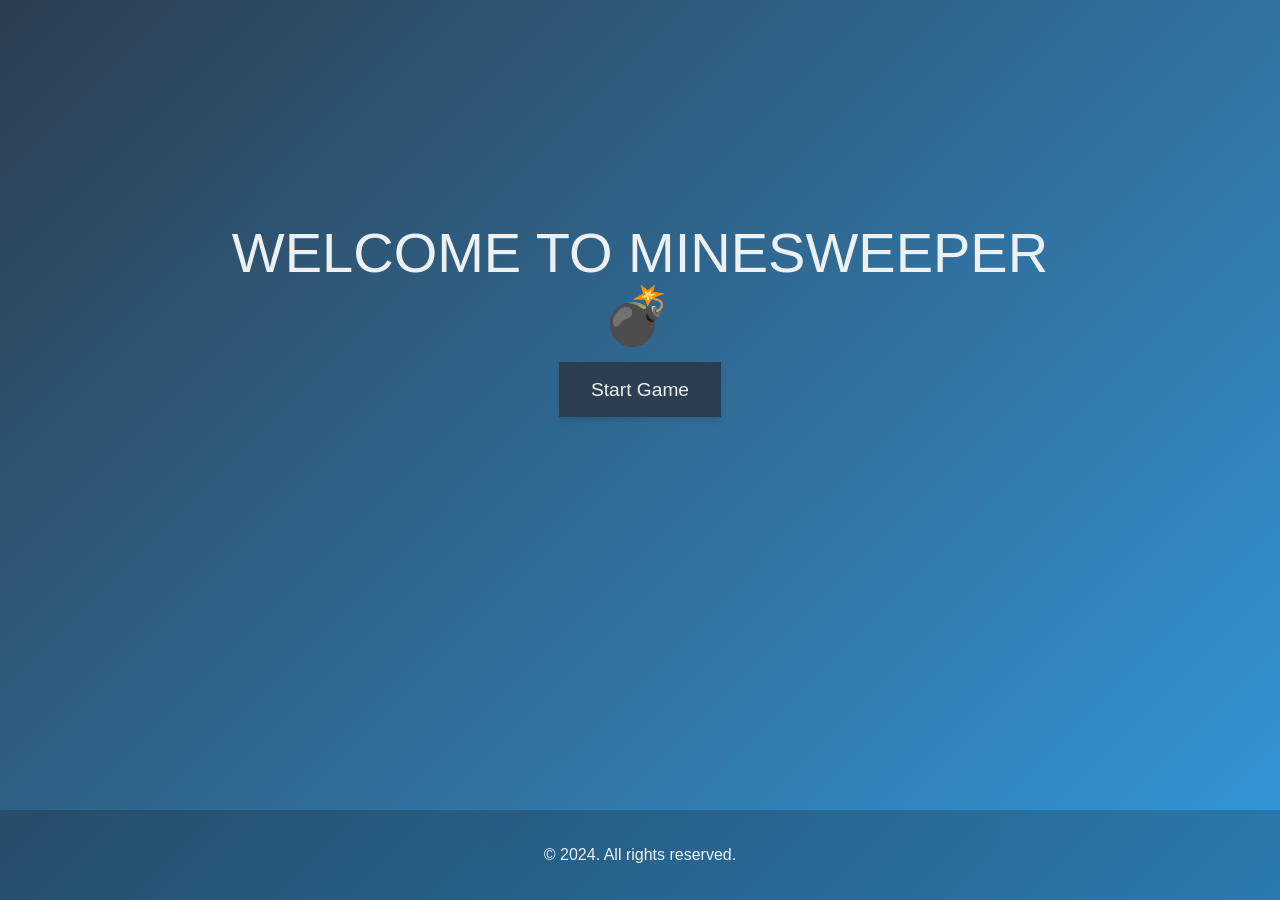
<file: index.html>
<!DOCTYPE html>
<html lang="en">
<head>
    <meta charset="UTF-8">
    <meta name="viewport" content="width=device-width, initial-scale=1.0">
    <title>Minesweeper - Home</title>
    <link rel="stylesheet" href="home.css">
    <header>Welcome to Minesweeper</header>
    <div class="emoji">💣</div>

</head>
<body>
    <div>
        <div>
            <a href="minesweeper.html" class="buttons">Start Game</a>

        </div>
    </div>
    <footer class="footer">
        <p>&copy; 2024. All rights reserved.</p>
    </footer>
</body>
</html>
</file>
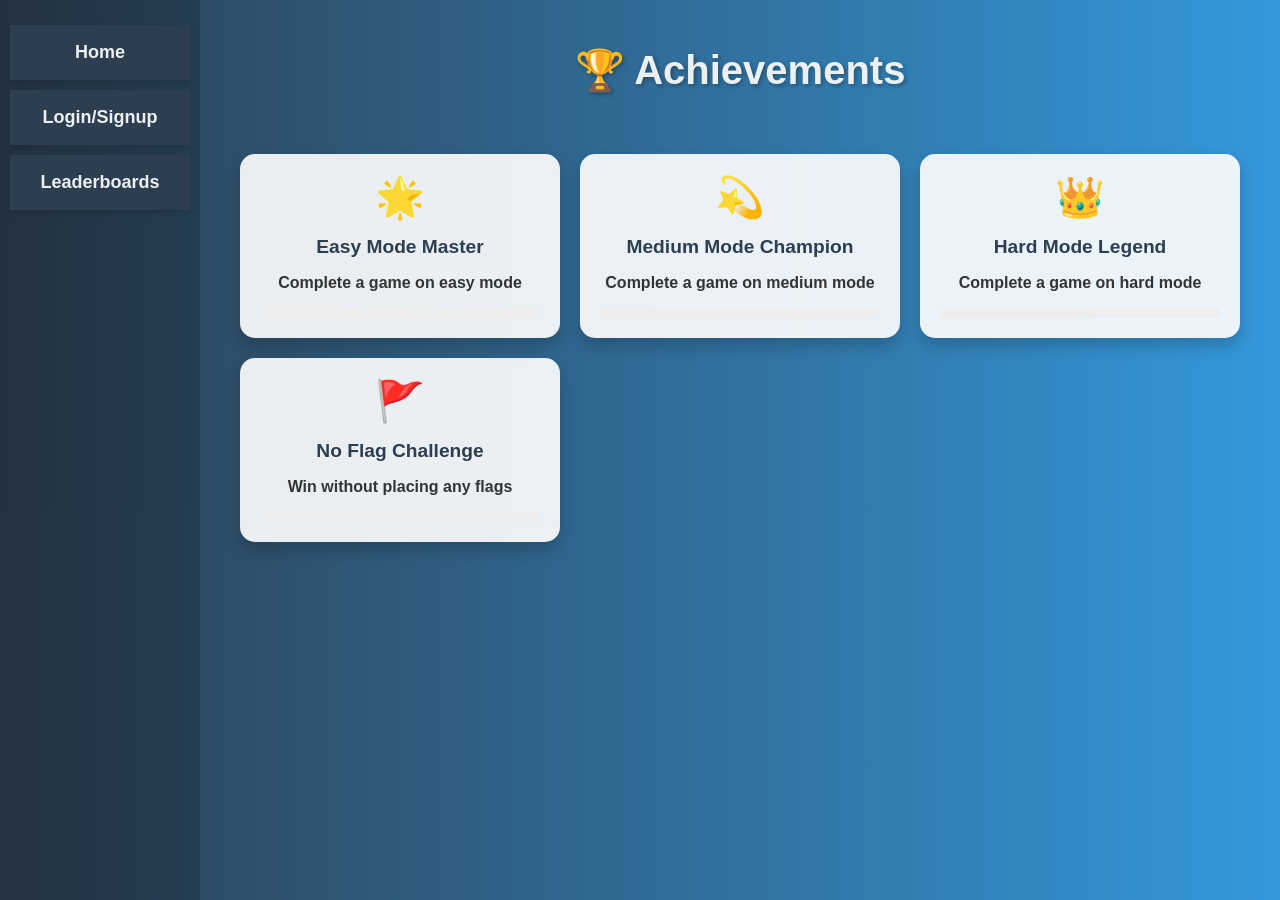
<file: achievements.html>
<!DOCTYPE html>
<html lang="en">
<head>
    <meta charset="UTF-8">
    <meta name="viewport" content="width=device-width, initial-scale=1.0">
    <title>Minesweeper - Achievements</title>
    <link rel="stylesheet" href="achievements.css">
</head>
<body>
    <div class="container">
        <header>
            <h1>🏆 Achievements</h1>
        </header>
        <div class="achievements-grid">
            <div class="achievement-card" id="easy-card">
                <div class="achievement-icon">🌟</div>
                <h3 class="achievement-title">Easy Mode Master</h3>
                <p>Complete a game on easy mode</p>
                <div class="achievement-progress">
                </div>
            </div>

            <div class="achievement-card" id="medium-card">
                <div class="achievement-icon">💫</div>
                <h3 class="achievement-title">Medium Mode Champion</h3>
                <p>Complete a game on medium mode</p>
                <div class="achievement-progress">
                </div>
            </div>

            <div class="achievement-card" id="hard-card">
                <div class="achievement-icon">👑</div>
                <h3 class="achievement-title">Hard Mode Legend</h3>
                <p>Complete a game on hard mode</p>
                <div class="achievement-progress">
                </div>
            </div>

            <div class="achievement-card" id="no-flag-card">
                <div class="achievement-icon">🚩</div>
                <h3 class="achievement-title">No Flag Challenge</h3>
                <p>Win without placing any flags</p>
                <div class="achievement-progress">
                </div>
            </div>
        </div>
    </div>

    <nav class="sidebar">
        <a href="home.html">Home</a>
        <a href="login.html">Login/Signup</a>
        <a href="leaderboard.html">Leaderboards</a>
    </nav>

    <script>
        document.addEventListener('DOMContentLoaded', () => {
            const achievements = JSON.parse(localStorage.getItem('achievements')) || {
                easy: false,
                medium: false,
                hard: false,
                noFlag: false
            };

            // Update achievement cards based on completion
            if (achievements.easy) {
                document.getElementById('easy-card').classList.add('completed');
            }
            if (achievements.medium) {
                document.getElementById('medium-card').classList.add('completed');
            }
            if (achievements.hard) {
                document.getElementById('hard-card').classList.add('completed');
            }
            if (achievements.noFlag) {
                document.getElementById('no-flag-card').classList.add('completed');
            }
        });
    </script>
</body>
</html>
</file>
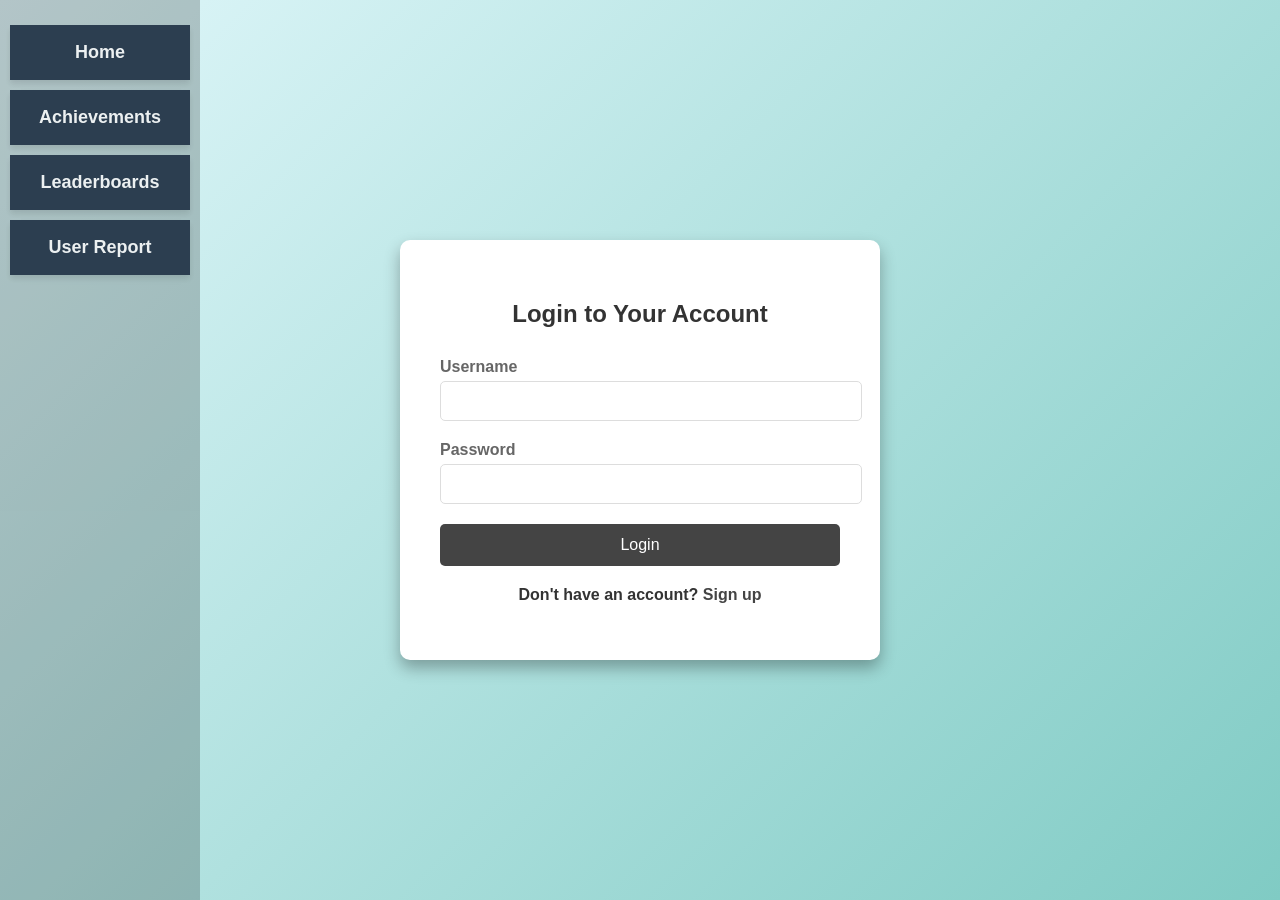
<file: login.html>
<!DOCTYPE html>
<html lang="en">
<head>
    <meta charset="UTF-8">
    <meta name="viewport" content="width=device-width, initial-scale=1.0">
    <title>Minesweeper - Login</title>
    <link rel="stylesheet" href="login.css">
</head>
<body>
    <div class="container">
        <div class="sidebar">
            <a href="home.html" class="buttons"> Home</a> <!-- Link to home page -->
            <a href="achievements.html" class="buttons"> Achievements</a> <!-- Link to achievements page -->
            <a href="leaderboard.html" class="buttons"> Leaderboards</a> <!-- Link to leaderboard page -->
            <a href="list_users.php" class="buttons">User Report</a>
        </div>
    
        <div class="main-content">
            <div class="login-container">
                <form id="login-form" class="login-form" action="login.php" method="POST">
                    <h2>Login to Your Account</h2>
                    <div class="form-group">
                        <label for="username">Username</label>
                        <input type="text" id="username" name="username" required>
                    </div>
                    <div class="form-group">
                        <label for="password">Password</label>
                        <input type="password" id="password" name="password" required>
                    </div>
                    <button type="submit" class="login-btn">Login</button>
                    <div class="signup-link">
                        <p>Don't have an account? <a href="signup.html">Sign up</a></p>
                    </div>
                </form>
                
            </div>
        </div>
    </div>
</body>
</html>
</file>
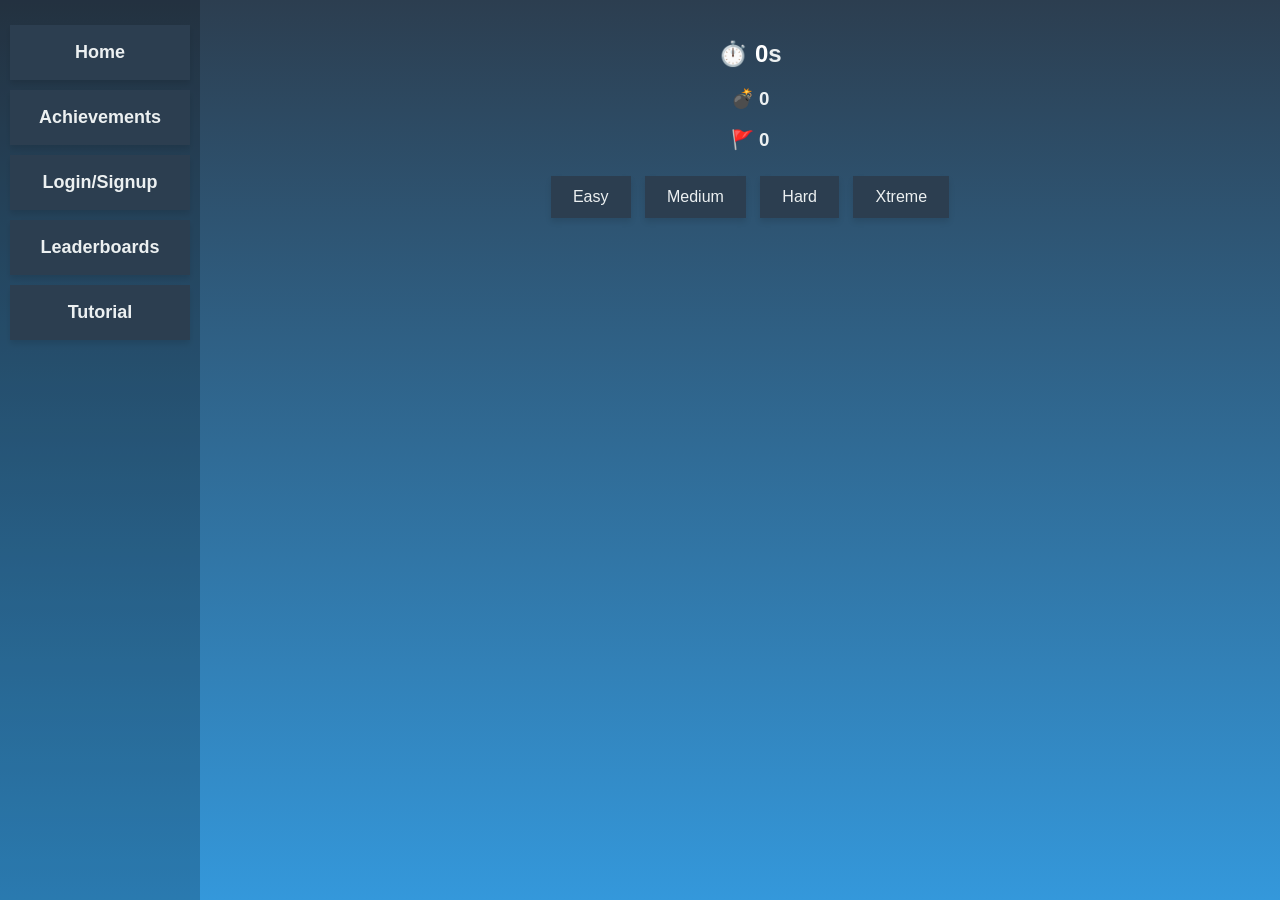
<file: minesweeper.html>
<!DOCTYPE html>
<html lang="en">
<head>
    <meta charset="UTF-8">
    <meta name="viewport" content="width=device-width, initial-scale=1.0">
    <link rel="stylesheet" href="minesweeper.css">
    <title>Minesweeper - Game</title>
</head>
<body>
    <div class="hero-ui">
    <!-- Sidebar for navigation -->
    <div class="sidebar">
        <a href="index.html" class="buttons"> Home</a>
        <a href="achievements.html" class="buttons"> Achievements</a> 
        <a href="login.html" class="buttons"> Login/Signup</a> 
        <a href="leaderboard.html" class="buttons"> Leaderboards</a> 
        <a href="tutorial.html" class="buttons">Tutorial</a> 

    </div>

 
    <div class="main-content">
        
        <div class="game-ui">
            <div class="game-info">
                <h2>⏱️ <span id="timer">0</span>s</h2>
                <h3>💣 <span id="total-mines">0</span></h3>
                <h3>🚩 <span id="flags-placed">0</span></h3>
            </div>

      
        <div id="difficulty">
            <button class="difficulty-btn" data-rows="8" data-columns="8" data-mines="10">Easy</button>
            <button class="difficulty-btn" data-rows="12" data-columns="12" data-mines="20">Medium</button> 
            <button class="difficulty-btn" data-rows="16" data-columns="16" data-mines="40">Hard</button>
            <button class="difficulty-btn" data-rows="32" data-columns="32" data-mines="120">Xtreme</button> 
        </div>
    </div>
        
      
        <div id="board"></div> <!-- Game board area -->
    </div>

    <script src="minesweeper.js"></script> 
</body>
</html>
</file>
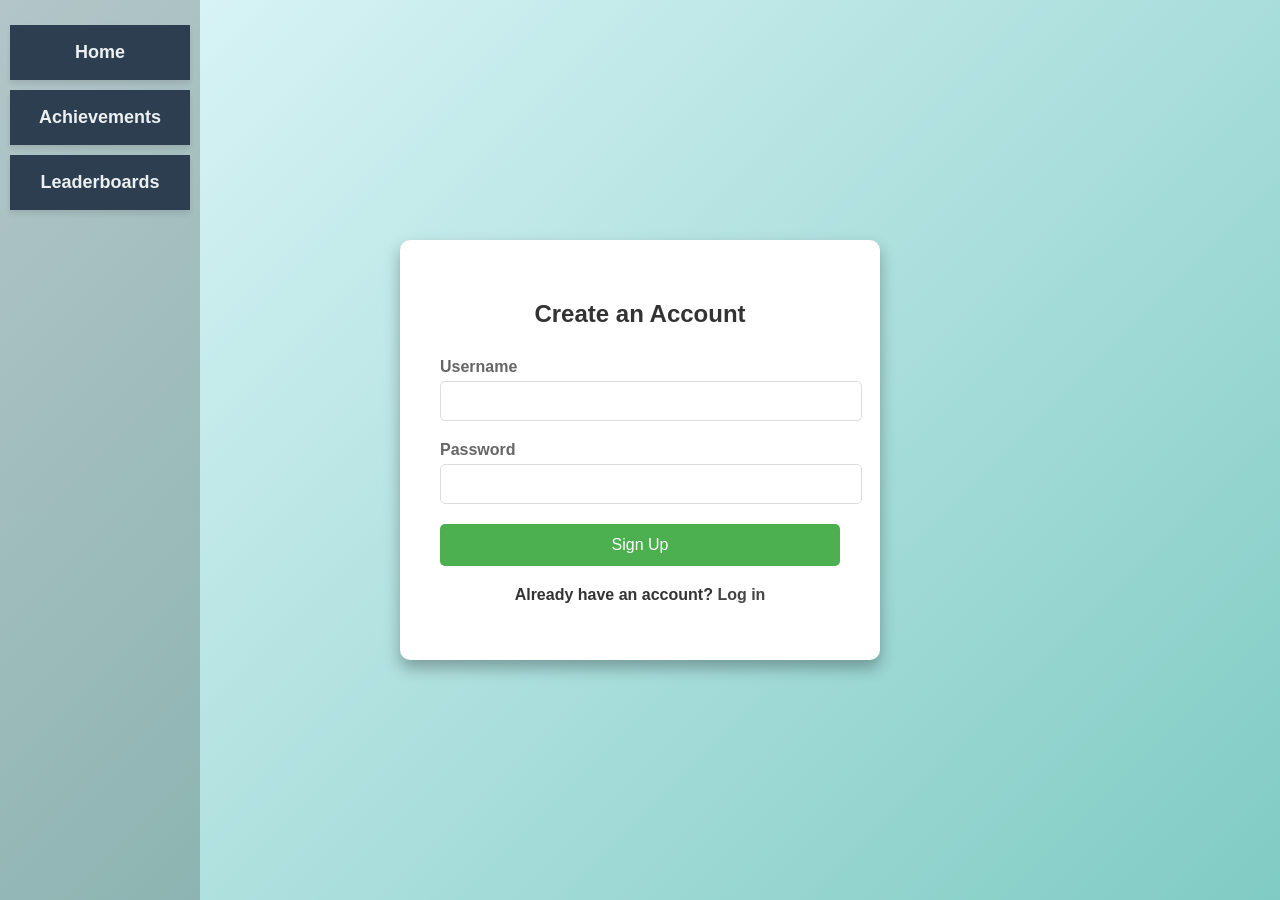
<file: signup.html>
<!DOCTYPE html>
<html lang="en">
<head>
    <meta charset="UTF-8">
    <meta name="viewport" content="width=device-width, initial-scale=1.0">
    <title>Minesweeper - Sign Up</title>
    <link rel="stylesheet" href="login.css"> <!-- Assuming your styles are in login.css -->
</head>
<body>
    <div class="container">
        <div class="sidebar">
            <a href="home.html" class="buttons">Home</a>
            <a href="achievements.html" class="buttons">Achievements</a>
            <a href="leaderboard.html" class="buttons">Leaderboards</a>
        </div>
    
        <div class="main-content">
            <div class="signup-container">
                <form id="signup-form" class="signup-form" action="signup.php" method="POST">
                    <h2>Create an Account</h2>
                    <div class="form-group">
                        <label for="new-username">Username</label>
                        <input type="text" id="new-username" name="new-username" required>
                    </div>
                    <div class="form-group">
                        <label for="new-password">Password</label>
                        <input type="password" id="new-password" name="new-password" required>
                    </div>
                    <button type="submit" class="signup-btn">Sign Up</button>
                    <div class="login-link">
                        <p>Already have an account? <a href="login.html">Log in</a></p>
                    </div>
                </form>
            </div>
        </div>
    </div>
</body>
</html>
</file>
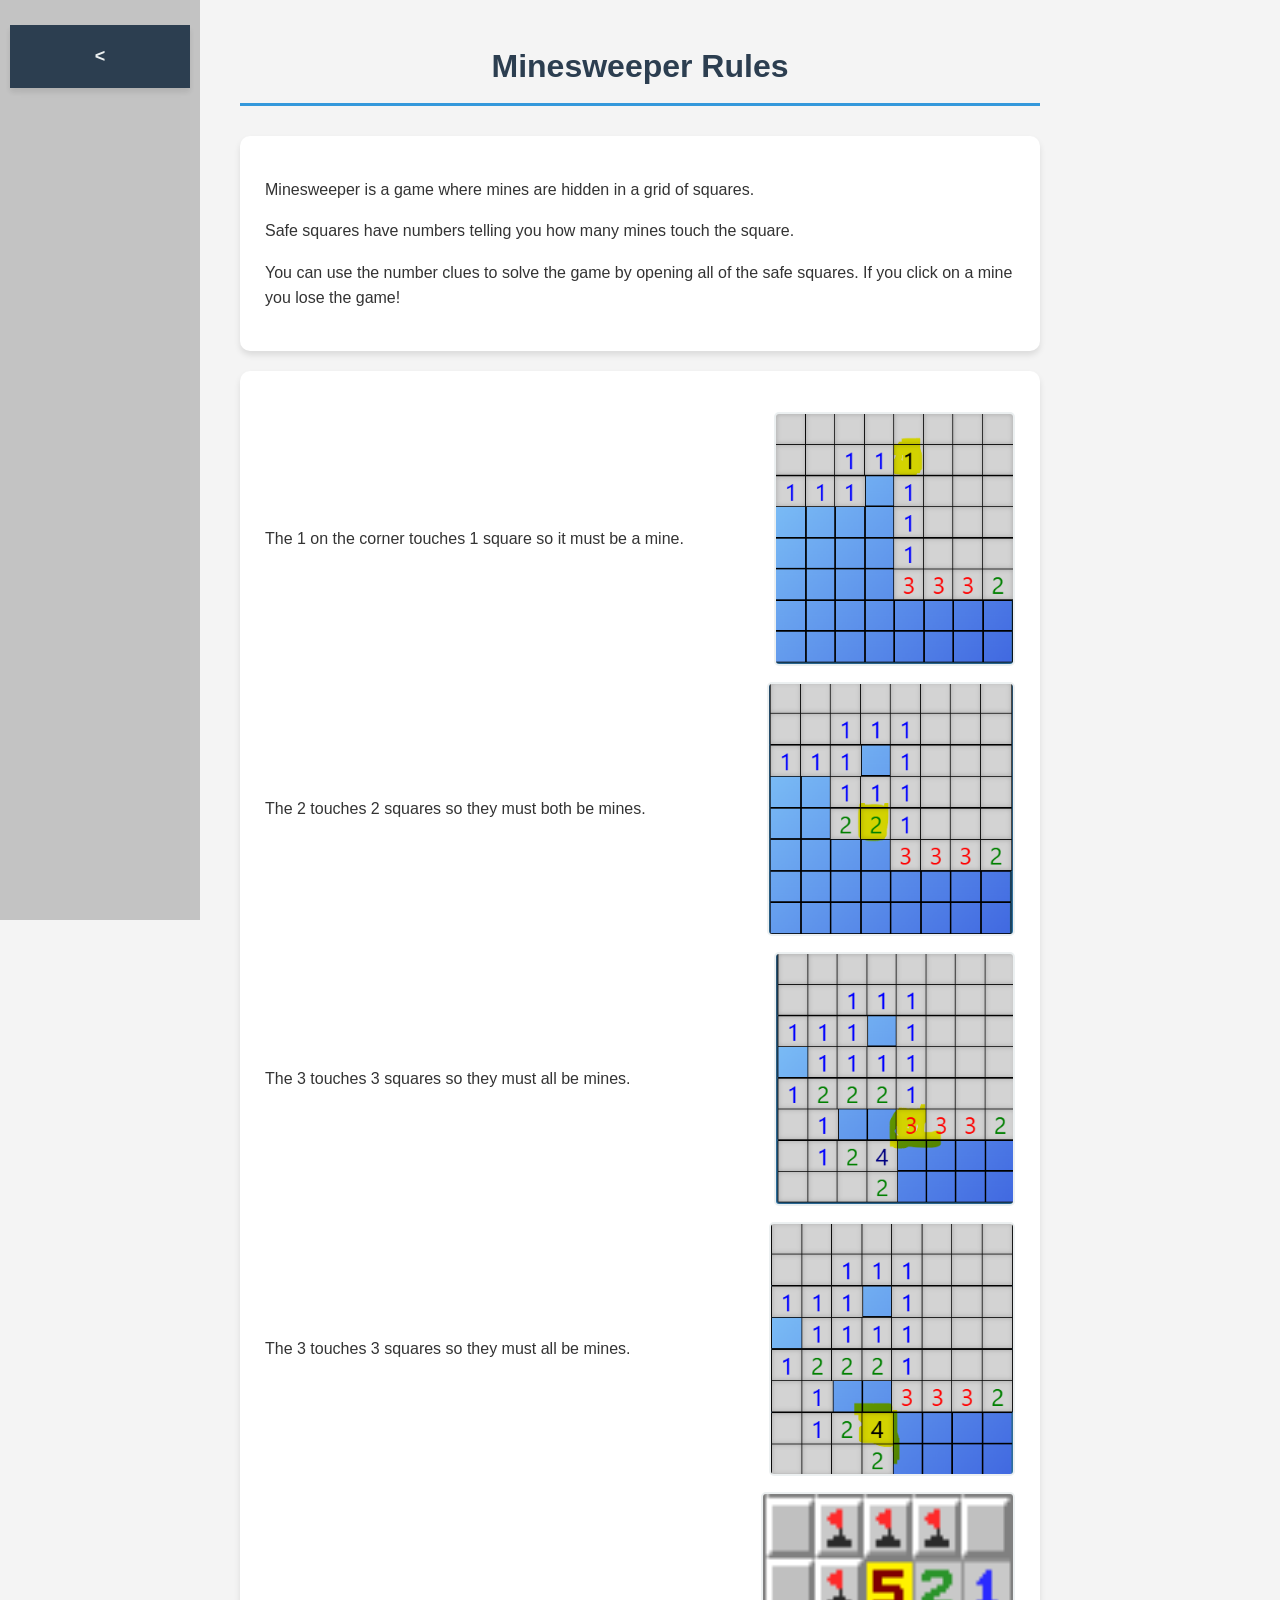
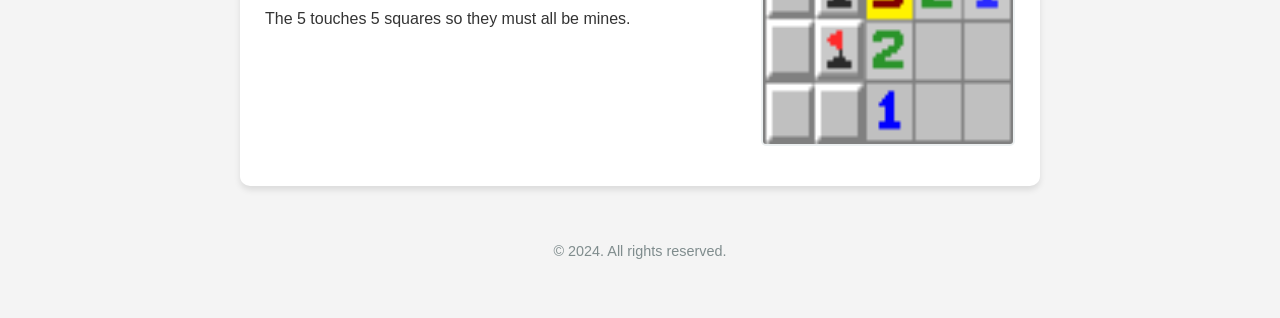
<file: tutorial.html>
<!DOCTYPE html>
<html lang="en">
<head>
    <meta charset="UTF-8">
    <meta name="viewport" content="width=device-width, initial-scale=1.0">
    <link rel="stylesheet" href="tutorial.css">
    <title>Minesweeper - Tutorial</title>
</head>
<body>
    <div class="sidebar">
        <a href="minesweeper.html"><</a> <!-- Link to minesweeper page -->
    </div>
    
    <h1>Minesweeper Rules</h1>
    <section>
        <p>Minesweeper is a game where mines are hidden in a grid of squares.</p> 
        <p>Safe squares have numbers telling you how many mines touch the square. </p>
        <p>You can use the number clues to solve the game by opening all of the safe squares. If you click on a mine you lose the game!</p>
    </section>
    <section>
        <p>The 1 on the corner touches 1 square so it must be a mine.<img src="1A.png" alt=""></p>
        <p>The 2 touches 2 squares so they must both be mines.<img src="2A.png" alt=""></p>
        <p>The 3 touches 3 squares so they must all be mines.<img src="3A.png" alt=""></p>
        <p>The 3 touches 3 squares so they must all be mines.<img src="4A.png" alt=""></p>
        <p>The 5 touches 5 squares so they must all be mines.<img src="5.png" alt=""></p>

    </section>
    <footer class="footer">
        <p>&copy; 2024. All rights reserved.</p>
    </footer>
</body>
</html>
</file>
<file: home.css>
/* minesweeper.css */
:root {
    --primary-color: #2c3e50;
    --accent-color: #e74c3c;
    --text-color: #ecf0f1;
    --button-hover: #3498db;
    --gradient-start: #2c3e50;
    --gradient-end: #3498db;
}

body {
    margin: 0;
    padding: 0;
    min-height: 100vh;
    font-family: 'Segoe UI', Tahoma, Geneva, Verdana, sans-serif;
    background: linear-gradient(135deg, var(--gradient-start), var(--gradient-end));
    color: var(--text-color);
    display: flex;
    flex-direction: column;
    align-items: center;
    justify-content: center;
    text-align: center;
}

header {
    margin-top: -5em;
    font-size: 3.5em;
    margin-bottom: 0.5em;
    text-transform: uppercase;
    box-shadow: #2c3e50;
}

.emoji{
    font-size: 3.5em;
    transform: translate(-3px,-30px);

}

.buttons {
    display: inline;
    padding: 15px 30px;
    margin: 10px;
    text-decoration: none;
    color: var(--text-color);
    background-color: var(--primary-color);
    font-size: 1.2em;
    transition: all 0.3s ease;
    border: 2px solid transparent;
    box-shadow: 0 4px 6px rgba(0, 0, 0, 0.1);
}

.buttons:hover {
    background-color: var(--button-hover);
    transform: translateY(-3px);
    box-shadow: 0 6px 12px rgba(0, 0, 0, 0.2);
    border-color: var(--text-color);
}

.footer {
    position: fixed;
    bottom: 0;
    width: 100%;
    padding: 20px;
    background-color: rgba(0, 0, 0, 0.2);
    text-align: center;
}
</file>
<file: achievements.css>
:root {
    --primary-color: #2c3e50;
    --accent-color: #e74c3c;
    --text-color: #ecf0f1;
    --button-hover: #3498db;
    --gradient-start: #2c3e50;
    --gradient-end: #3498db;
}

body {
    font-family: Arial, sans-serif;
    font-weight: bold;
    text-align: center;
    background: linear-gradient(90deg, var(--gradient-start), var(--gradient-end));
    color: #333;
    margin: 0;
    padding: 0;
    min-height: 100vh;
}

.sidebar {
    height: 100%;
    width: 200px;
    position: fixed;
    top: 0;
    left: 0;
    background-color: rgba(0, 0, 0, 0.2);
    padding-top: 20px;
    display: flex;
    flex-direction: column;
}

.sidebar a {
    padding: 15px;
    text-decoration: none;
    font-size: 18px;
    display: block;
    text-align: center;
    font-weight: bold;
    color: var(--text-color);
    background-color: var(--primary-color);
    transition: all 0.3s ease;
    border: 2px solid transparent;
    box-shadow: 0 4px 6px rgba(0, 0, 0, 0.1);
    margin: 5px 10px;
}

.sidebar a:hover {
    background-color: var(--button-hover);
    transform: translateY(-3px);
    box-shadow: 0 6px 12px rgba(0, 0, 0, 0.2);
    border-color: var(--text-color);
}

.container {
    margin-left: 200px;
    padding: 20px;
}

header h1 {
    color: var(--text-color);
    font-size: 2.5em;
    text-shadow: 2px 2px 4px rgba(0, 0, 0, 0.3);
    margin-bottom: 40px;
}

.achievements-grid {
    display: grid;
    grid-template-columns: repeat(auto-fit, minmax(300px, 1fr));
    gap: 20px;
    padding: 20px;
    max-width: 1200px;
    margin: 0 auto;
}

.achievement-card {
    background: rgba(255, 255, 255, 0.9);
    border-radius: 15px;
    padding: 20px;
    box-shadow: 0 8px 16px rgba(0, 0, 0, 0.2);
    transition: transform 0.3s ease;
    position: relative;
    overflow: hidden;
}

.achievement-card:hover {
    transform: translateY(-5px);
}

.achievement-card.completed {
    background: linear-gradient(145deg, #2ecc71, #27ae60);
}

.achievement-card.completed h3 {
    color: white;
}

.achievement-icon {
    font-size: 40px;
    margin-bottom: 15px;
}

.achievement-title {
    font-size: 1.2em;
    margin: 10px 0;
    color: var(--primary-color);
}

.achievement-progress {
    width: 100%;
    height: 10px;
    background-color: #eee;
    border-radius: 5px;
    margin-top: 15px;
    overflow: hidden;
}

.progress-bar {
    height: 100%;
    background-color: var(--accent-color);
    transition: width 0.3s ease;
}

.completed .progress-bar {
    background-color: #2ecc71;
}
</file>
<file: login.css>
:root {
    --primary-color: #2c3e50;
    --accent-color: #e74c3c;
    --text-color: #ecf0f1;
    --button-hover: #3498db;
    --gradient-start: #2c3e50;
    --gradient-end: #3498db;
}

body {
    font-family: Arial, sans-serif; /* Unified font */
    font-weight: bold;
    text-align: center;
    background: linear-gradient(135deg, #e0f7fa, #80cbc4);
    color: #333;
    margin: 0;
    padding: 0;
}

.container {
    display: flex;
    min-height: 100vh;
}
.sidebar {
    height: 100%;
    width: 200px;
    position: fixed;
    top: 0;
    left: 0;
    background-color: rgba(0, 0, 0, 0.2);
    padding-top: 20px;
    display: flex;
    flex-direction: column;
}

.sidebar a {
    padding: 15px;
    text-decoration: none;
    font-size: 18px;
    display: block;
    text-align: center;
    font-weight: bold;
    color: var(--text-color);
    background-color: var(--primary-color);
    transition: all 0.3s ease;
    border: 2px solid transparent;
    box-shadow: 0 4px 6px rgba(0, 0, 0, 0.1);
    margin: 5px 10px;
}

.sidebar a:hover {
    background-color: var(--button-hover);
    transform: translateY(-3px);
    box-shadow: 0 6px 12px rgba(0, 0, 0, 0.2);
    border-color: var(--text-color);
}



.main-content {
    flex-grow: 1;
    padding: 20px;
    display: flex;
    flex-direction: column;
    align-items: center;
    justify-content: center;
}

.login-container, .signup-container {
    background-color: #ffffff;
    border-radius: 10px;
    box-shadow: 0 8px 16px rgba(0, 0, 0, 0.3);
    padding: 40px;
    max-width: 400px;
    width: 100%;
}

.login-form h2, .signup-form h2 {
    margin-bottom: 30px;
    color: #333;
}

.form-group {
    margin-bottom: 20px;
    text-align: left;
}

.form-group label {
    display: block;
    margin-bottom: 5px;
    color: #666;
}

.form-group input {
    width: 100%;
    padding: 10px;
    border: 1px solid #ddd;
    border-radius: 5px;
    font-size: 16px;
    transition: border-color 0.3s, box-shadow 0.3s;
}

.form-group input:focus {
    outline: none;
    border-color: #80cbc4;
    box-shadow: 0 0 5px rgba(128, 203, 196, 0.5);
}

.login-btn {
    width: 100%;
    padding: 12px;
    background-color: #444;
    color: white;
    border: none;
    border-radius: 5px;
    font-size: 16px;
    cursor: pointer;
    transition: background-color 0.3s ease, transform 0.2s;
}

.login-btn:hover {
    background-color: #555;
}

.login-btn:active {
    background-color: #222;
    transform: scale(0.98);
}

.signup-btn {
    width: 100%;
    padding: 12px;
    background-color: #4CAF50;
    color: white;
    border: none;
    border-radius: 5px;
    font-size: 16px;
    cursor: pointer;
    transition: background-color 0.3s ease, transform 0.2s;
}

.signup-btn:hover {
    background-color: #45a049;
}

.signup-btn:active {
    background-color: #3d8b40;
    transform: scale(0.98);
}

.signup-link {
    margin-top: 20px;
}

.signup-link a {
    color: #444;
    text-decoration: none;
    transition: color 0.3s;
}

.signup-link a:hover {
    color: #666;
    text-decoration: underline;
}

.login-link {
    margin-top: 20px;
}

.login-link a {
    color: #444;
    text-decoration: none;
    transition: color 0.3s;
}

.login-link a:hover {
    color: #666;
    text-decoration: underline;
}
</file>
<file: minesweeper.css>
:root {
    --primary-color: #2c3e50;
    --accent-color: #e74c3c;
    --text-color: #ecf0f1;
    --button-hover: #3498db;
    --gradient-start: #2c3e50;
    --gradient-end: #3498db;
}
.hero-ui{
    min-width: 200vh;
    min-height: 100vh;
    font-family: 'Segoe UI', Tahoma, Geneva, Verdana, sans-serif;
    color: var(--text-color);
    background: linear-gradient(180deg, var(--gradient-start), var(--gradient-end));
}

body {
    margin: 0;
    padding: 0;
    font-family: 'Segoe UI', Tahoma, Geneva, Verdana, sans-serif;
    color: var(--text-color);
    display: flex;
    flex-direction: column;
    align-items: center;
    justify-content: center;
    text-align: center;
}

#board {
    width: fit-content;
    margin: 20px auto;
    display: grid;
    background: linear-gradient(to bottom right, #87cefa, #4169e1); 
    box-shadow: 0 4px 8px rgba(0, 0, 0, 0.2); /* Softer shadow */
    margin-top: 20px; /* Restored original margin */

}

#board div {
    width: 30px; /* Tile size */
    height: 30px; /* Tile size */
    border: 1px solid black;
    border-radius: 1px; /* Rounded corners for tiles */
    font-size: 24px; /* Increased font size for better visibility */
    display: flex;
    justify-content: center;
    cursor:crosshair;
    align-items: center;
    transition: background-color 0.3s, transform 0.2s ease-in-out;
}

#board div:hover {
    background-color: #d3d3d3; /* Light gray on hover */
    transform: scale(1.03); /* Slightly enlarge on hover */
}

.tile-clicked {
    background-color: #d3d3d3 !important; /* White for clicked tiles */
    border: 1px solid black; /* Ensure the border remains black */
    cursor: default;
    animation: tileClickAnimation 0.2s ease forwards; /* Animation for clicked tiles */
    box-shadow: inset 0 0 5px rgba(0, 0, 0, 0.2); /* Gives depth to clicked tiles */
}

.mine {
    background-color: red !important; /* Red for mine tiles */
    color: white; /* White text for mines */
    font-size: 24px; /* Increased font size for mines */
}



/* Color scheme for numbers */
.x1 { color: blue; }    /* 1 */
.x2 { color: green; }   /* 2 */
.x3 { color: red; }     /* 3 */
.x4 { color: navy; }    /* 4 */
.x5 { color: darkred; } /* 5 */
.x6 { color: teal; }    /* 6 */
.x7 { color: black; }   /* 7 */
.x8 { color: gray; }    /* 8 */

#timer {
    font-size: 24px;
    font-weight: bold;
    color: #ffffff;
}

#difficulty {
    margin: 20px 0;
}

.difficulty-btn {
    font-size: 16px;
    padding: 10px 20px;
    margin: 5px;
    cursor: pointer;
    color: var(--text-color);
    background-color: var(--primary-color);
    transition: all 0.3s ease;
    border: 2px solid transparent;
    box-shadow: 0 4px 6px rgba(0, 0, 0, 0.1);
}

.difficulty-btn:hover {
    background-color: var(--button-hover);
    transform: translateY(-3px);
    box-shadow: 0 6px 12px rgba(0, 0, 0, 0.2);
    border-color: var(--text-color);
}


.buttons {
    display: inline;
    padding: 10px 20px;
    margin-top: 5px;
    font-size: 20px;
    text-decoration: none;
    color: var(--text-color);
    background-color: var(--primary-color);
    transition: all 0.3s ease;
    border: 2px solid transparent;
    box-shadow: 0 4px 6px rgba(0, 0, 0, 0.1);
}


/* Button styling */
.buttons:active {
    background-color: #222;
    transform: scale(0.98); /* Adds a press effect */
}


/* Styling for sidebar */
.sidebar {
    height: 100%;
    width: 200px;
    position: fixed;
    top: 0;
    left: 0;
    background-color: rgba(0, 0, 0, 0.2);
    padding-top: 20px;
    display: flex;
    flex-direction: column;
}

.sidebar a {
    padding: 15px;
    text-decoration: none;
    font-size: 18px;
    display: block;
    text-align: center;
    font-weight: bold;
    color: var(--text-color);
    background-color: var(--primary-color);
    transition: all 0.3s ease;
    border: 2px solid transparent;
    box-shadow: 0 4px 6px rgba(0, 0, 0, 0.1);
    margin: 5px 10px;
}

.sidebar a:hover {
    background-color: var(--button-hover);
    transform: translateY(-3px);
    box-shadow: 0 6px 12px rgba(0, 0, 0, 0.2);
    border-color: var(--text-color);
}


/* Main content area to shift it right due to sidebar */
.main-content {
    margin-left: 220px; /* Offset by the sidebar width */
    padding: 20px;
}

/* Other styles for your game board and elements */
#board {
    /* display: none; */
    margin-top: 20px;
}


/* Animation for tile click */
@keyframes tileClickAnimation {
    0% {
        transform: scale(1);
    }
    50% {
        transform: scale(0.95);
    }
    100% {
        transform: scale(1);
    }
}
</file>
<file: tutorial.css>
:root {
    --primary-color: #2c3e50;
    --accent-color: #e74c3c;
    --text-color: #ecf0f1;
    --button-hover: #3498db;
    --gradient-start: #2c3e50;
    --gradient-end: #3498db;
}

body {
    font-family: 'Roboto', sans-serif;
    line-height: 1.6;
    max-width: 800px;
    margin: 0 auto;
    padding: 20px;
    background-color: #f4f4f4;
    color: #333;
}

h1 {
    text-align: center;
    color: #2c3e50;
    border-bottom: 3px solid #3498db;
    padding-bottom: 10px;
    margin-bottom: 30px;
    font-weight: 700;
}

section {
    background-color: white;
    border-radius: 10px;
    box-shadow: 0 4px 6px rgba(0, 0, 0, 0.1);
    padding: 25px;
    margin-bottom: 20px;
}

section p {
    margin-bottom: 15px;
    display: flex;
    align-items: center;
    justify-content: space-between;
}

img {
    max-width: 250px;
    height: 250px;
    margin-left: 15px;
    border: 2px solid #ecf0f1;
    border-radius: 5px;
}

.footer {
    text-align: center;
    color: #7f8c8d;
    padding: 20px 0;
    font-size: 0.9em;
}

@media (max-width: 600px) {
    section p {
        flex-direction: column;
        text-align: center;
    }

    img {
        margin-left: 0;
        margin-top: 10px;
    }
}

.sidebar {
    height: 100%;
    width: 200px;
    position: fixed;
    top: 0;
    left: 0;
    background-color: rgba(0, 0, 0, 0.2);
    padding-top: 20px;
    display: flex;
    flex-direction: column;
}

.sidebar a {
    padding: 15px;
    text-decoration: none;
    font-size: 18px;
    display: block;
    text-align: center;
    font-weight: bold;
    color: var(--text-color);
    background-color: var(--primary-color);
    transition: all 0.3s ease;
    border: 2px solid transparent;
    box-shadow: 0 4px 6px rgba(0, 0, 0, 0.1);
    margin: 5px 10px;
}

.sidebar a:hover {
    background-color: var(--button-hover);
    transform: translateY(-3px);
    box-shadow: 0 6px 12px rgba(0, 0, 0, 0.2);
    border-color: var(--text-color);
}
</file>
